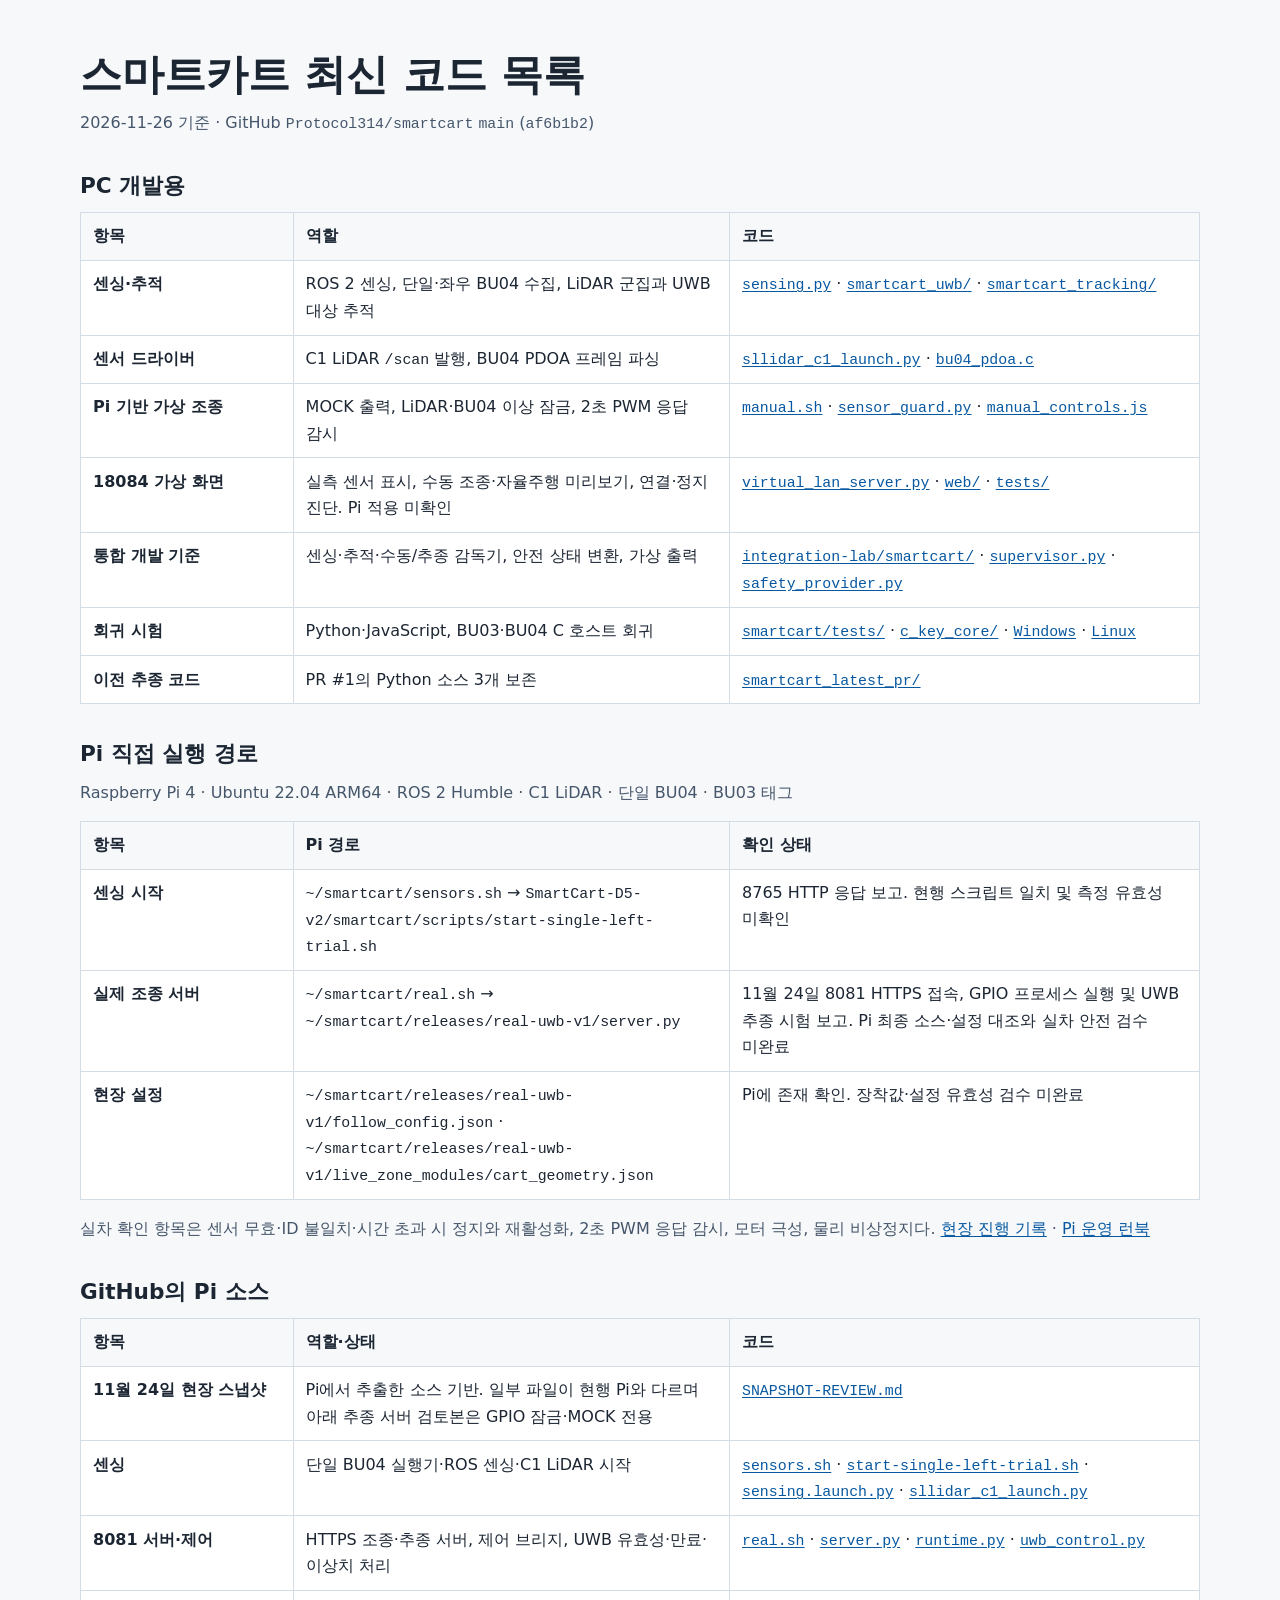
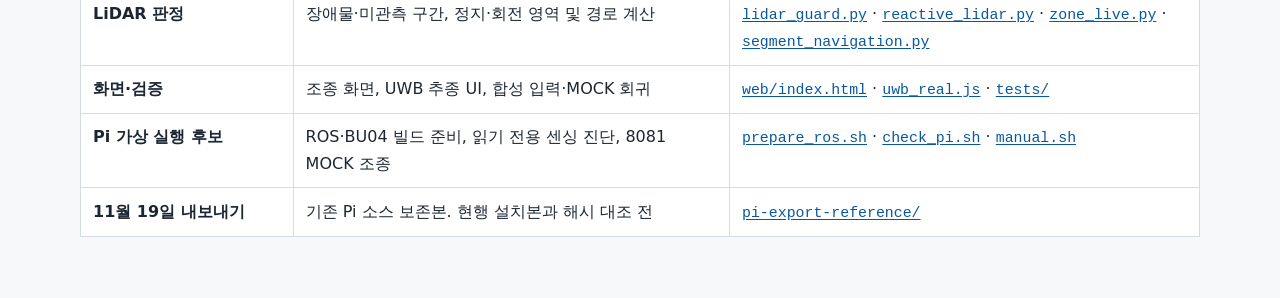
<file: listup/listup.html>
<!doctype html>
<html lang="ko">
<head>
  <meta charset="utf-8">
  <meta name="viewport" content="width=device-width, initial-scale=1">
  <title>스마트카트 최신 코드 목록</title>
  <style>
    :root {
      color-scheme: light dark;
      --background: #f6f8fa;
      --surface: #fff;
      --text: #1c2633;
      --muted: #46566a;
      --line: #d4dce5;
      --link: #0758a1;
    }
    @media (prefers-color-scheme: dark) {
      :root {
        --background: #111820;
        --surface: #19222e;
        --text: #e3ebf5;
        --muted: #b8c8da;
        --line: #3c4c61;
        --link: #8cc8ff;
      }
    }
    * { box-sizing: border-box; }
    body {
      margin: 0;
      background: var(--background);
      color: var(--text);
      font: 1rem / 1.65 system-ui, "Malgun Gothic", sans-serif;
      word-break: keep-all;
      overflow-wrap: anywhere;
    }
    main {
      width: min(100%, 76rem);
      margin-inline: auto;
      padding: clamp(1.25rem, 4vw, 3rem);
    }
    h1, h2 { line-height: 1.3; }
    h1 { margin: 0 0 .5rem; font-size: clamp(1.8rem, 5vw, 2.6rem); }
    h2 { margin: 2.2rem 0 .75rem; font-size: 1.35rem; }
    p { margin: 0 0 .9rem; color: var(--muted); }
    table {
      width: 100%;
      margin-bottom: 1rem;
      border-collapse: collapse;
      table-layout: fixed;
      background: var(--surface);
    }
    th, td {
      padding: .65rem .75rem;
      border: 1px solid var(--line);
      text-align: left;
      vertical-align: top;
    }
    th { background: var(--background); }
    th:first-child { width: 19%; }
    th:nth-child(2) { width: 39%; }
    td:first-child { font-weight: 600; }
    a { color: var(--link); text-underline-offset: .15em; }
    code { font-family: ui-monospace, Consolas, monospace; font-size: .93em; }
    @media (max-width: 40rem) {
      table { font-size: .875rem; }
      th, td { padding: .45rem; }
      th:first-child { width: 23%; }
    }
  </style>
</head>
<body>
<main>
<h1>스마트카트 최신 코드 목록</h1>
<p>2026-11-26 기준 · GitHub <code>Protocol314/smartcart</code> <code>main</code> (<code>af6b1b2</code>)</p>
<h2>PC 개발용</h2>
<table>
<thead>
<tr>
<th>항목</th>
<th>역할</th>
<th>코드</th>
</tr>
</thead>
<tbody>
<tr>
<td>센싱·추적</td>
<td>ROS 2 센싱, 단일·좌우 BU04 수집, LiDAR 군집과 UWB 대상 추적</td>
<td><a href="https://github.com/Protocol314/smartcart/blob/main/pc-development/SmartCart-D5-v2/smartcart/sensing.py"><code>sensing.py</code></a> · <a href="https://github.com/Protocol314/smartcart/tree/main/pc-development/SmartCart-D5-v2/smartcart/smartcart_uwb"><code>smartcart_uwb/</code></a> · <a href="https://github.com/Protocol314/smartcart/tree/main/pc-development/SmartCart-D5-v2/smartcart/smartcart_tracking"><code>smartcart_tracking/</code></a></td>
</tr>
<tr>
<td>센서 드라이버</td>
<td>C1 LiDAR <code>/scan</code> 발행, BU04 PDOA 프레임 파싱</td>
<td><a href="https://github.com/Protocol314/smartcart/blob/main/pc-development/smartcart_ws/src/sllidar_ros2/launch/sllidar_c1_launch.py"><code>sllidar_c1_launch.py</code></a> · <a href="https://github.com/Protocol314/smartcart/blob/main/pc-development/SmartCart-D5-v2/components/c_key_core/bu04_pdoa.c"><code>bu04_pdoa.c</code></a></td>
</tr>
<tr>
<td>Pi 기반 가상 조종</td>
<td>MOCK 출력, LiDAR·BU04 이상 잠금, 2초 PWM 응답 감시</td>
<td><a href="https://github.com/Protocol314/smartcart/blob/main/pc-development/manual.sh"><code>manual.sh</code></a> · <a href="https://github.com/Protocol314/smartcart/blob/main/pc-development/SmartCart_ManualDrive_180/smartcart/smartcart_motor/sensor_guard.py"><code>sensor_guard.py</code></a> · <a href="https://github.com/Protocol314/smartcart/blob/main/pc-development/SmartCart_ManualDrive_180/smartcart/web/js/manual_controls.js"><code>manual_controls.js</code></a></td>
</tr>
<tr>
<td>18084 가상 화면</td>
<td>실측 센서 표시, 수동 조종·자율주행 미리보기, 연결·정지 진단. Pi 적용 미확인</td>
<td><a href="https://github.com/Protocol314/smartcart/blob/main/pc-development/virtual-lab-18084/virtual_lan_server.py"><code>virtual_lan_server.py</code></a> · <a href="https://github.com/Protocol314/smartcart/tree/main/pc-development/virtual-lab-18084/web"><code>web/</code></a> · <a href="https://github.com/Protocol314/smartcart/tree/main/pc-development/virtual-lab-18084/tests"><code>tests/</code></a></td>
</tr>
<tr>
<td>통합 개발 기준</td>
<td>센싱·추적·수동/추종 감독기, 안전 상태 변환, 가상 출력</td>
<td><a href="https://github.com/Protocol314/smartcart/tree/main/pc-development/integration-lab/smartcart"><code>integration-lab/smartcart/</code></a> · <a href="https://github.com/Protocol314/smartcart/blob/main/pc-development/integration-lab/smartcart/smartcart_motor/supervisor.py"><code>supervisor.py</code></a> · <a href="https://github.com/Protocol314/smartcart/blob/main/pc-development/integration-lab/smartcart/smartcart_motor/safety_provider.py"><code>safety_provider.py</code></a></td>
</tr>
<tr>
<td>회귀 시험</td>
<td>Python·JavaScript, BU03·BU04 C 호스트 회귀</td>
<td><a href="https://github.com/Protocol314/smartcart/tree/main/pc-development/integration-lab/smartcart/tests"><code>smartcart/tests/</code></a> · <a href="https://github.com/Protocol314/smartcart/tree/main/pc-development/integration-lab/components/c_key_core"><code>c_key_core/</code></a> · <a href="https://github.com/Protocol314/smartcart/blob/main/pc-development/integration-lab/tests/run_host_tests.bat"><code>Windows</code></a> · <a href="https://github.com/Protocol314/smartcart/blob/main/pc-development/integration-lab/tests/run_host_tests.sh"><code>Linux</code></a></td>
</tr>
<tr>
<td>이전 추종 코드</td>
<td>PR #1의 Python 소스 3개 보존</td>
<td><a href="https://github.com/Protocol314/smartcart/tree/main/pc-development/contributions/smartcart_latest_pr"><code>smartcart_latest_pr/</code></a></td>
</tr>
</tbody>
</table>
<h2>Pi 직접 실행 경로</h2>
<p>Raspberry Pi 4 · Ubuntu 22.04 ARM64 · ROS 2 Humble · C1 LiDAR · 단일 BU04 · BU03 태그</p>
<table>
<thead>
<tr>
<th>항목</th>
<th>Pi 경로</th>
<th>확인 상태</th>
</tr>
</thead>
<tbody>
<tr>
<td>센싱 시작</td>
<td><code>~/smartcart/sensors.sh</code> → <code>SmartCart-D5-v2/smartcart/scripts/start-single-left-trial.sh</code></td>
<td>8765 HTTP 응답 보고. 현행 스크립트 일치 및 측정 유효성 미확인</td>
</tr>
<tr>
<td>실제 조종 서버</td>
<td><code>~/smartcart/real.sh</code> → <code>~/smartcart/releases/real-uwb-v1/server.py</code></td>
<td>11월 24일 8081 HTTPS 접속, GPIO 프로세스 실행 및 UWB 추종 시험 보고. Pi 최종 소스·설정 대조와 실차 안전 검수 미완료</td>
</tr>
<tr>
<td>현장 설정</td>
<td><code>~/smartcart/releases/real-uwb-v1/follow_config.json</code> · <code>~/smartcart/releases/real-uwb-v1/live_zone_modules/cart_geometry.json</code></td>
<td>Pi에 존재 확인. 장착값·설정 유효성 검수 미완료</td>
</tr>
</tbody>
</table>
<p>실차 확인 항목은 센서 무효·ID 불일치·시간 초과 시 정지와 재활성화, 2초 PWM 응답 감시, 모터 극성, 물리 비상정지다. <a href="https://github.com/Protocol314/smartcart/blob/main/SMARTCART_PROGRESS.md">현장 진행 기록</a> · <a href="https://github.com/Protocol314/smartcart/blob/main/runbook/Smart-Cart%20Raspberry%20Pi%204%20%EA%B8%B0%EB%B3%B8%20%EC%9A%B4%EC%98%81%20%EB%9F%B0%EB%B6%81.md">Pi 운영 런북</a></p>
<h2>GitHub의 Pi 소스</h2>
<table>
<thead>
<tr>
<th>항목</th>
<th>역할·상태</th>
<th>코드</th>
</tr>
</thead>
<tbody>
<tr>
<td>11월 24일 현장 스냅샷</td>
<td>Pi에서 추출한 소스 기반. 일부 파일이 현행 Pi와 다르며 아래 추종 서버 검토본은 GPIO 잠금·MOCK 전용</td>
<td><a href="https://github.com/Protocol314/smartcart/blob/main/pi-runtime/pi-field-snapshot/SNAPSHOT-REVIEW.md"><code>SNAPSHOT-REVIEW.md</code></a></td>
</tr>
<tr>
<td>센싱</td>
<td>단일 BU04 실행기·ROS 센싱·C1 LiDAR 시작</td>
<td><a href="https://github.com/Protocol314/smartcart/blob/main/pi-runtime/pi-field-snapshot/sensors.sh"><code>sensors.sh</code></a> · <a href="https://github.com/Protocol314/smartcart/blob/main/pi-runtime/pi-field-snapshot/SmartCart-D5-v2/smartcart/scripts/start-single-left-trial.sh"><code>start-single-left-trial.sh</code></a> · <a href="https://github.com/Protocol314/smartcart/blob/main/pi-runtime/pi-field-snapshot/SmartCart-D5-v2/smartcart/launch/sensing.launch.py"><code>sensing.launch.py</code></a> · <a href="https://github.com/Protocol314/smartcart/blob/main/pi-runtime/pi-field-snapshot/smartcart_ws/src/sllidar_ros2/launch/sllidar_c1_launch.py"><code>sllidar_c1_launch.py</code></a></td>
</tr>
<tr>
<td>8081 서버·제어</td>
<td>HTTPS 조종·추종 서버, 제어 브리지, UWB 유효성·만료·이상치 처리</td>
<td><a href="https://github.com/Protocol314/smartcart/blob/main/pi-runtime/pi-field-snapshot/real.sh"><code>real.sh</code></a> · <a href="https://github.com/Protocol314/smartcart/blob/main/pi-runtime/pi-field-snapshot/releases/real-uwb-v1/server.py"><code>server.py</code></a> · <a href="https://github.com/Protocol314/smartcart/blob/main/pi-runtime/pi-field-snapshot/releases/real-uwb-v1/runtime.py"><code>runtime.py</code></a> · <a href="https://github.com/Protocol314/smartcart/blob/main/pi-runtime/pi-field-snapshot/releases/real-uwb-v1/uwb_control.py"><code>uwb_control.py</code></a></td>
</tr>
<tr>
<td>LiDAR 판정</td>
<td>장애물·미관측 구간, 정지·회전 영역 및 경로 계산</td>
<td><a href="https://github.com/Protocol314/smartcart/blob/main/pi-runtime/pi-field-snapshot/releases/real-uwb-v1/lidar_guard.py"><code>lidar_guard.py</code></a> · <a href="https://github.com/Protocol314/smartcart/blob/main/pi-runtime/pi-field-snapshot/releases/real-uwb-v1/reactive_lidar.py"><code>reactive_lidar.py</code></a> · <a href="https://github.com/Protocol314/smartcart/blob/main/pi-runtime/pi-field-snapshot/releases/real-uwb-v1/zone_live.py"><code>zone_live.py</code></a> · <a href="https://github.com/Protocol314/smartcart/blob/main/pi-runtime/pi-field-snapshot/releases/real-uwb-v1/segment_navigation.py"><code>segment_navigation.py</code></a></td>
</tr>
<tr>
<td>화면·검증</td>
<td>조종 화면, UWB 추종 UI, 합성 입력·MOCK 회귀</td>
<td><a href="https://github.com/Protocol314/smartcart/blob/main/pi-runtime/pi-field-snapshot/releases/real-uwb-v1/web/index.html"><code>web/index.html</code></a> · <a href="https://github.com/Protocol314/smartcart/blob/main/pi-runtime/pi-field-snapshot/releases/real-uwb-v1/web/js/uwb_real.js"><code>uwb_real.js</code></a> · <a href="https://github.com/Protocol314/smartcart/tree/main/pi-runtime/pi-field-snapshot/releases/real-uwb-v1/tests"><code>tests/</code></a></td>
</tr>
<tr>
<td>Pi 가상 실행 후보</td>
<td>ROS·BU04 빌드 준비, 읽기 전용 센싱 진단, 8081 MOCK 조종</td>
<td><a href="https://github.com/Protocol314/smartcart/blob/main/pi-runtime/prepare_ros.sh"><code>prepare_ros.sh</code></a> · <a href="https://github.com/Protocol314/smartcart/blob/main/pi-runtime/check_pi.sh"><code>check_pi.sh</code></a> · <a href="https://github.com/Protocol314/smartcart/blob/main/pi-runtime/manual.sh"><code>manual.sh</code></a></td>
</tr>
<tr>
<td>11월 19일 내보내기</td>
<td>기존 Pi 소스 보존본. 현행 설치본과 해시 대조 전</td>
<td><a href="https://github.com/Protocol314/smartcart/tree/main/pi-runtime/pi-export-reference"><code>pi-export-reference/</code></a></td>
</tr>
</tbody>
</table>
</main>
</body>
</html>
</file>
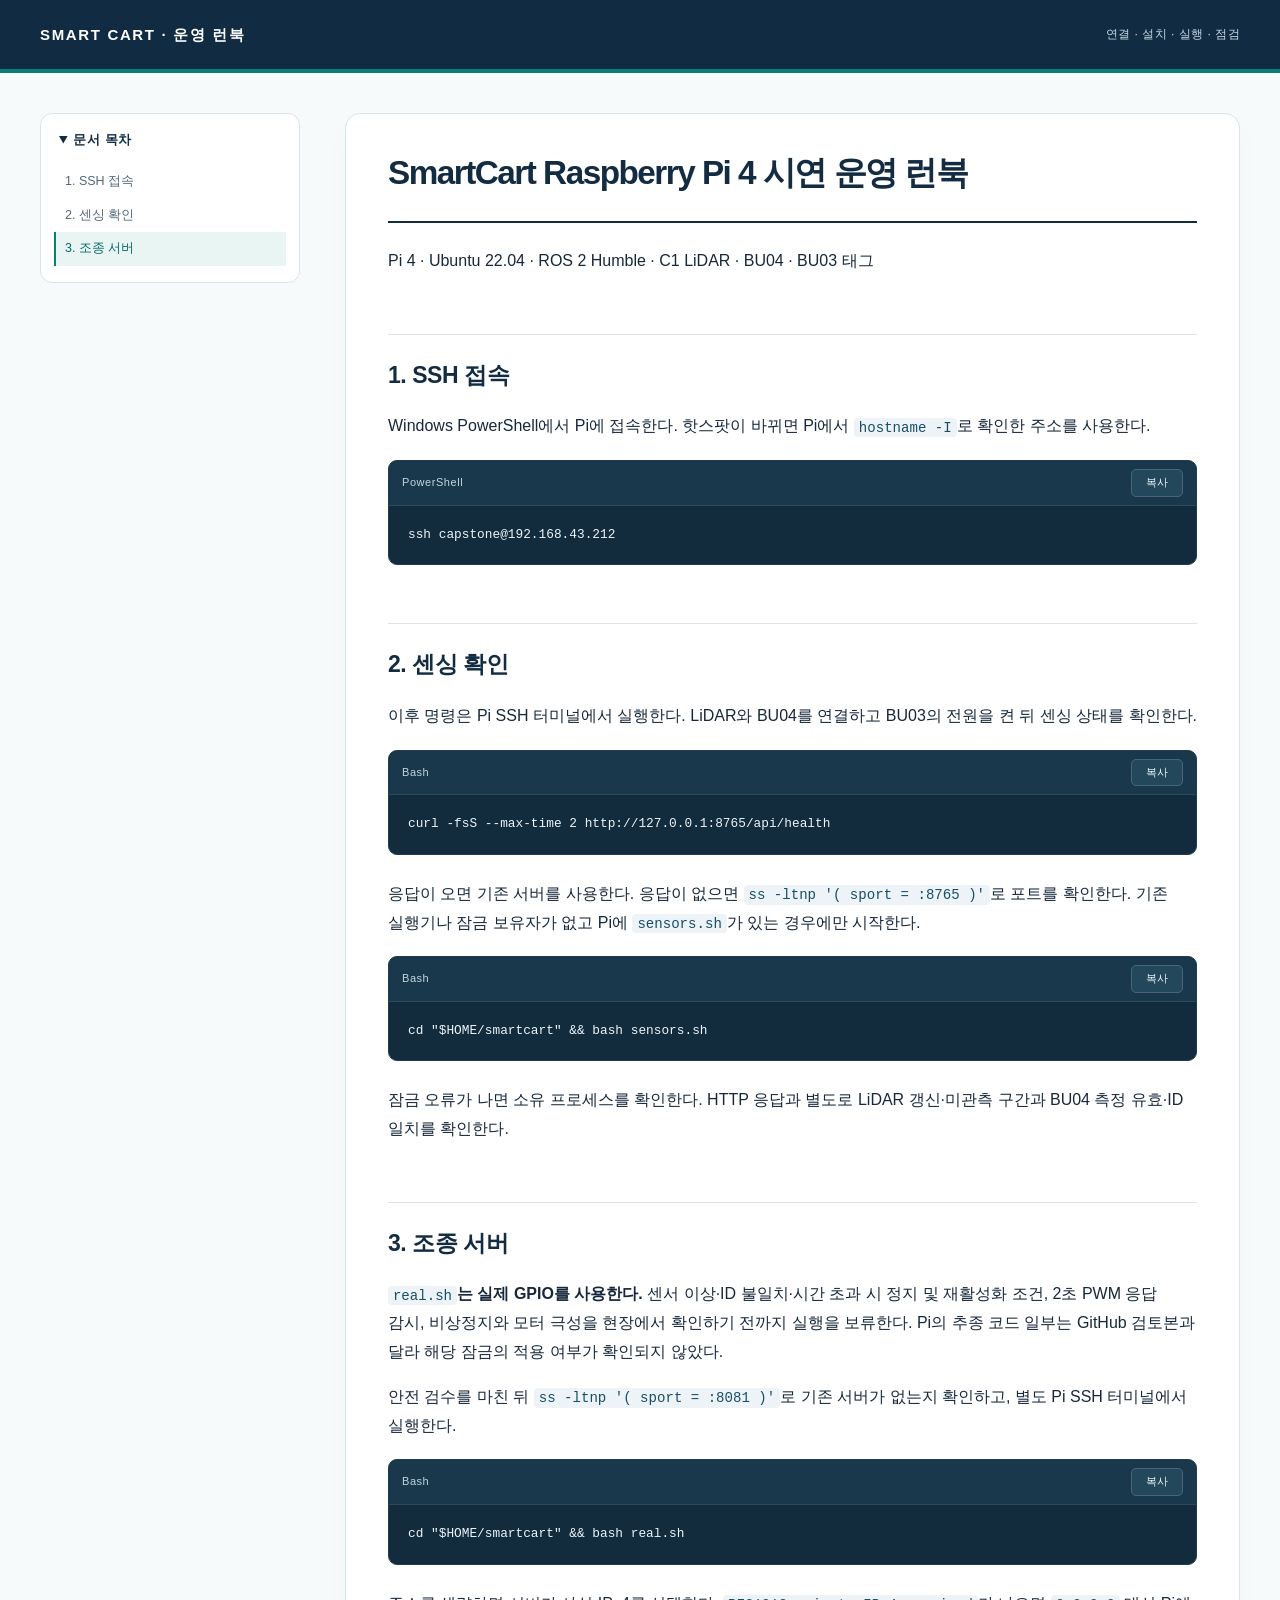
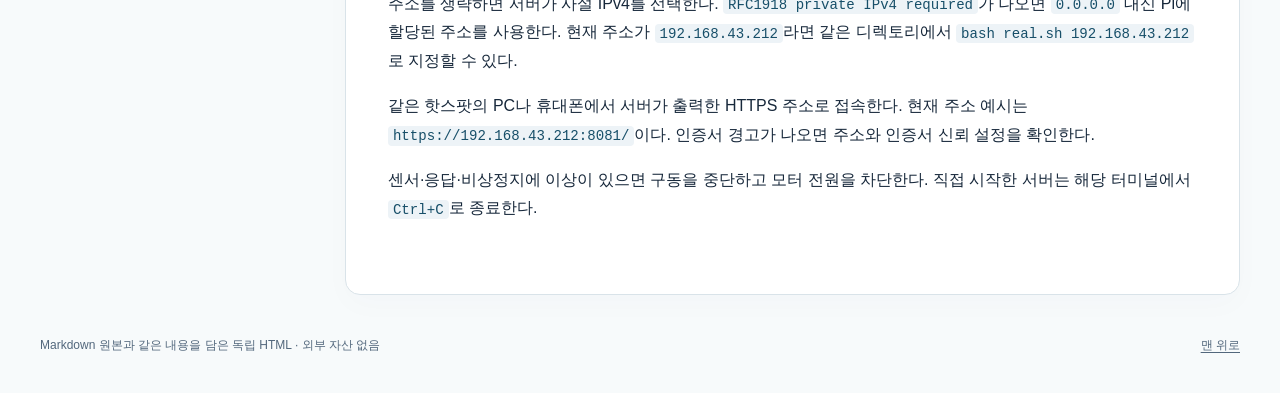
<file: runbook/Smart-Cart Raspberry Pi 4 기본 운영 런북.html>
<!doctype html>
<html lang="ko">
<head>
<meta charset="utf-8">
<meta name="viewport" content="width=device-width, initial-scale=1">
<meta name="referrer" content="no-referrer">
<meta name="source-sha256" content="eb8cd63458af521796dd84b08300e6ea5f5d790c3b1f8527c210243ea4bc63ed">
<title>SmartCart Raspberry Pi 4 시연 운영 런북</title>
<style>
:root{color-scheme:light;--ink:#17283b;--muted:#52677c;--accent:#087d79;--line:#d9e3e9;--soft:#f1f6f8;--navy:#102b42;--code:#122b3d}
*{box-sizing:border-box}html{scroll-behavior:smooth;scroll-padding-top:24px}body{margin:0;background:#f7fafb;color:var(--ink);font:16px/1.8 -apple-system,BlinkMacSystemFont,"Segoe UI","Noto Sans KR",Arial,sans-serif;word-break:keep-all;overflow-wrap:anywhere}a{color:#066b78;text-underline-offset:3px}a:hover{color:#004856}button,summary{font:inherit}button{cursor:pointer}a:focus-visible,button:focus-visible,summary:focus-visible,pre:focus-visible,.table-wrap:focus-visible{outline:3px solid #ea9d22;outline-offset:4px}.skip{position:absolute;left:16px;top:-80px;background:white;padding:8px 18px;z-index:10}.skip:focus{top:8px}.masthead{background:var(--navy);color:#fff;border-bottom:4px solid var(--accent)}.masthead-inner{max-width:1520px;margin:auto;padding:21px 40px;display:flex;justify-content:space-between;gap:20px;align-items:center}.brand{font-size:15px;font-weight:750;letter-spacing:.11em}.masthead-note{font-size:12px;letter-spacing:.04em;color:#c8d9e5}.layout{max-width:1520px;display:grid;grid-template-columns:260px minmax(0,1fr);gap:45px;margin:0 auto;padding:40px}.sidebar{min-width:0}.toc-shell{position:sticky;top:24px;border:1px solid var(--line);border-radius:12px;background:#fff;overflow:hidden}.toc-shell summary{padding:14px 18px;font-size:13px;font-weight:750;letter-spacing:.06em;color:var(--navy);cursor:pointer}.toc-shell nav{max-height:calc(100vh - 125px);overflow:auto;padding:0 13px 16px}.toc-shell a{display:block;text-decoration:none;color:var(--muted);font-size:12.5px;line-height:1.55;padding:7px 9px;border-left:2px solid transparent}.toc-shell a.level-3{padding-left:21px;font-size:11.5px}.toc-shell a:hover,.toc-shell a.active{color:#046c68;background:#e9f5f3;border-left-color:var(--accent)}main{min-width:0;background:#fff;border:1px solid var(--line);border-radius:15px;padding:35px 42px 55px;box-shadow:0 10px 30px #16314d05}h1,h2,h3,h4{color:#132c41;line-height:1.45;overflow-wrap:anywhere}h1{font-size:clamp(27px,2.6vw,38px);letter-spacing:-.045em;margin:0 0 24px;padding-bottom:24px;border-bottom:2px solid var(--navy)}h2{font-size:23px;margin:58px 0 20px;padding-top:24px;border-top:1px solid var(--line);letter-spacing:-.02em}h3{font-size:18px;margin:35px 0 13px}h4{font-size:16px;margin:25px 0 10px}p{margin:11px 0 16px}blockquote{background:#eaf5f3;border-left:4px solid var(--accent);border-radius:0 9px 9px 0;padding:13px 19px;margin:22px 0;font-size:14px}blockquote p{margin:3px 0}ul,ol{padding-left:24px;margin:12px 0 19px}li{padding-left:3px;margin:7px 0}li p{margin:3px 0}li>ul,li>ol{margin:8px 0}.check-item{list-style:none;position:relative}.check-item>input{position:absolute;left:-23px;top:8px;accent-color:var(--accent)}.table-wrap{max-width:100%;overflow-x:auto;border:1px solid var(--line);border-radius:9px;margin:19px 0 25px}table{width:100%;border-collapse:collapse;font-size:13px;line-height:1.7}th,td{padding:12px 14px;border-bottom:1px solid var(--line);text-align:left;vertical-align:top}th{background:#edf3f6;color:#1a3c53;font-weight:700;white-space:nowrap}td+td,th+th{border-left:1px solid #e4ebef}tbody tr:last-child td{border-bottom:0}tbody tr:nth-child(even){background:#fbfcfd}code{font: .88em/1.7 Consolas,"Cascadia Code","D2Coding",monospace;word-break:normal;background:#edf3f7;color:#174f69;padding:.13em .35em;border-radius:4px}td code{overflow-wrap:anywhere;white-space:normal}.code-block{margin:19px 0 25px;border:1px solid #203d50;border-radius:9px;overflow:hidden;background:var(--code)}.code-toolbar{display:flex;align-items:center;justify-content:space-between;gap:15px;padding:8px 13px;background:#19384c;color:#c1d5e0;font-size:11px;letter-spacing:.05em;border-bottom:1px solid #294b5c}.copy-btn{border:1px solid #496778;border-radius:5px;color:#eaf5f7;background:#23475b;padding:3px 11px;font-size:11px;min-width:52px}.copy-btn:hover{background:#2e5a70}pre{margin:0;padding:18px 19px;overflow:auto;tab-size:4;color:#ecf5fa;font-size:12.8px;line-height:1.75}pre code{display:block;background:none;color:inherit;padding:0;border-radius:0;white-space:pre;overflow-wrap:normal;font-size:inherit;line-height:inherit}.language-text{color:#b9e1db}hr{border:0;border-top:1px solid var(--line);margin:34px 0}.page-footer{max-width:1520px;margin:0 auto;padding:0 40px 35px;color:var(--muted);font-size:12px;display:flex;justify-content:space-between;gap:15px}.page-footer a{color:var(--muted)}.sr-only{position:absolute;width:1px;height:1px;padding:0;overflow:hidden;clip:rect(0,0,0,0);white-space:nowrap;border:0}@media(min-width:1600px){.layout{grid-template-columns:280px minmax(0,1fr);gap:55px}}@media(max-width:1050px){.layout{grid-template-columns:220px minmax(0,1fr);padding:28px;gap:25px}main{padding:28px}body{font-size:15px}.masthead-inner{padding:18px 28px}}@media(max-width:820px){.layout{display:block;padding:18px 16px}.sidebar{margin-bottom:18px}.toc-shell{position:static}.toc-shell nav{max-height:42vh}.masthead-inner{padding:15px 20px}.masthead-note{display:none}main{padding:24px 20px;border-radius:10px}h1{font-size:26px}h2{font-size:21px;margin-top:43px;padding-top:21px}h3{font-size:18px}pre{padding:15px;font-size:11.8px}.page-footer{padding:8px 20px 28px;display:block}.table-wrap{margin-left:0;margin-right:0}th,td{padding:10px 11px}table{min-width:510px;font-size:12px}blockquote{padding:11px 14px;font-size:13px}}@media(prefers-reduced-motion:reduce){html{scroll-behavior:auto}}@media print{@page{margin:16mm}body{background:#fff;font-size:10pt;line-height:1.6}.masthead,.sidebar,.copy-btn,.page-footer,.skip{display:none}.layout{display:block;padding:0;max-width:none}main{padding:0;border:0;box-shadow:none;border-radius:0}h1{font-size:24pt}h2{font-size:16pt;margin-top:26pt;break-after:avoid}h3,h4{break-after:avoid}.code-block{break-inside:avoid;background:#f4f6f8;border-color:#b7c4ce}.code-toolbar{background:#e8edf1;color:#102b42;border-color:#c4cdd5}pre{white-space:pre-wrap;font-size:8pt;color:#17283b;overflow:visible}pre code{white-space:pre-wrap;overflow-wrap:anywhere;color:#17283b}.table-wrap{overflow:visible;border-color:#bfcbd4}table{min-width:0;font-size:8.5pt}thead{display:table-header-group}tr{break-inside:avoid}blockquote{break-inside:avoid}a{color:inherit;text-decoration:underline}h1,h2,h3,h4{scroll-margin-top:0}}
</style>
</head>
<body>
<a class="skip" href="#main">본문으로 이동</a>
<header class="masthead" id="top"><div class="masthead-inner"><div class="brand">SMART CART · 운영 런북</div><div class="masthead-note">연결 · 설치 · 실행 · 점검</div></div></header>
<div class="layout"><aside class="sidebar"><details class="toc-shell" open><summary>문서 목차</summary><nav aria-label="문서 목차"><a class="level-2" href="#1-ssh-접속">1. SSH 접속</a>
<a class="level-2" href="#2-센싱-확인">2. 센싱 확인</a>
<a class="level-2" href="#3-조종-서버">3. 조종 서버</a></nav></details></aside><main id="main">
<h1 id="smartcart-raspberry-pi-4-시연-운영-런북">SmartCart Raspberry Pi 4 시연 운영 런북</h1>
<p>Pi 4 · Ubuntu 22.04 · ROS 2 Humble · C1 LiDAR · BU04 · BU03 태그</p>
<h2 id="1-ssh-접속">1. SSH 접속</h2>
<p>Windows PowerShell에서 Pi에 접속한다. 핫스팟이 바뀌면 Pi에서 <code>hostname -I</code>로 확인한 주소를 사용한다.</p>
<div class="code-block"><div class="code-toolbar"><span>PowerShell</span><button type="button" class="copy-btn" data-code="code-1" aria-label="PowerShell 코드 복사">복사</button></div><pre tabindex="0"><code id="code-1" class="language-powershell">ssh capstone@192.168.43.212
</code></pre></div>
<h2 id="2-센싱-확인">2. 센싱 확인</h2>
<p>이후 명령은 Pi SSH 터미널에서 실행한다. LiDAR와 BU04를 연결하고 BU03의 전원을 켠 뒤 센싱 상태를 확인한다.</p>
<div class="code-block"><div class="code-toolbar"><span>Bash</span><button type="button" class="copy-btn" data-code="code-2" aria-label="Bash 코드 복사">복사</button></div><pre tabindex="0"><code id="code-2" class="language-bash">curl -fsS --max-time 2 http://127.0.0.1:8765/api/health
</code></pre></div>
<p>응답이 오면 기존 서버를 사용한다. 응답이 없으면 <code>ss -ltnp '( sport = :8765 )'</code>로 포트를 확인한다. 기존 실행기나 잠금 보유자가 없고 Pi에 <code>sensors.sh</code>가 있는 경우에만 시작한다.</p>
<div class="code-block"><div class="code-toolbar"><span>Bash</span><button type="button" class="copy-btn" data-code="code-3" aria-label="Bash 코드 복사">복사</button></div><pre tabindex="0"><code id="code-3" class="language-bash">cd "$HOME/smartcart" &amp;&amp; bash sensors.sh
</code></pre></div>
<p>잠금 오류가 나면 소유 프로세스를 확인한다. HTTP 응답과 별도로 LiDAR 갱신·미관측 구간과 BU04 측정 유효·ID 일치를 확인한다.</p>
<h2 id="3-조종-서버">3. 조종 서버</h2>
<p><strong><code>real.sh</code>는 실제 GPIO를 사용한다.</strong> 센서 이상·ID 불일치·시간 초과 시 정지 및 재활성화 조건, 2초 PWM 응답 감시, 비상정지와 모터 극성을 현장에서 확인하기 전까지 실행을 보류한다. Pi의 추종 코드 일부는 GitHub 검토본과 달라 해당 잠금의 적용 여부가 확인되지 않았다.</p>
<p>안전 검수를 마친 뒤 <code>ss -ltnp '( sport = :8081 )'</code>로 기존 서버가 없는지 확인하고, 별도 Pi SSH 터미널에서 실행한다.</p>
<div class="code-block"><div class="code-toolbar"><span>Bash</span><button type="button" class="copy-btn" data-code="code-4" aria-label="Bash 코드 복사">복사</button></div><pre tabindex="0"><code id="code-4" class="language-bash">cd "$HOME/smartcart" &amp;&amp; bash real.sh
</code></pre></div>
<p>주소를 생략하면 서버가 사설 IPv4를 선택한다. <code>RFC1918 private IPv4 required</code>가 나오면 <code>0.0.0.0</code> 대신 Pi에 할당된 주소를 사용한다. 현재 주소가 <code>192.168.43.212</code>라면 같은 디렉토리에서 <code>bash real.sh 192.168.43.212</code>로 지정할 수 있다.</p>
<p>같은 핫스팟의 PC나 휴대폰에서 서버가 출력한 HTTPS 주소로 접속한다. 현재 주소 예시는 <code>https://192.168.43.212:8081/</code>이다. 인증서 경고가 나오면 주소와 인증서 신뢰 설정을 확인한다.</p>
<p>센서·응답·비상정지에 이상이 있으면 구동을 중단하고 모터 전원을 차단한다. 직접 시작한 서버는 해당 터미널에서 <code>Ctrl+C</code>로 종료한다.</p>
</main></div><footer class="page-footer"><span>Markdown 원본과 같은 내용을 담은 독립 HTML · 외부 자산 없음</span><a href="#top">맨 위로</a></footer><span class="sr-only" id="copy-status" aria-live="polite"></span>
<script>
(() => {
  'use strict';
  const status = document.getElementById('copy-status');
  const fallback = (value) => {
    const field = document.createElement('textarea');
    field.value = value;
    field.setAttribute('readonly', '');
    field.style.position = 'fixed';
    field.style.left = '-9999px';
    document.body.appendChild(field);
    field.select();
    let copied = false;
    try { copied = document.execCommand('copy'); } finally { field.remove(); }
    if (!copied) throw new Error('복사할 수 없습니다');
  };
  document.querySelectorAll('.copy-btn').forEach((button) => {
    button.addEventListener('click', async () => {
      const code = document.getElementById(button.dataset.code);
      if (!code) return;
      button.disabled = true;
      try {
        if (navigator.clipboard && window.isSecureContext) {
          try { await navigator.clipboard.writeText(code.textContent); }
          catch (_) { fallback(code.textContent); }
        } else { fallback(code.textContent); }
        button.textContent = '복사됨';
        status.textContent = '코드를 복사했습니다.';
      } catch (_) {
        button.textContent = '직접 선택';
        status.textContent = '코드를 선택해 복사하십시오.';
      } finally {
        button.disabled = false;
        button.focus({preventScroll: true});
        window.setTimeout(() => { button.textContent = '복사'; }, 1800);
      }
    });
  });
  const contents = document.querySelector('.toc-shell');
  if (window.matchMedia('(max-width: 820px)').matches) contents.removeAttribute('open');
  if ('IntersectionObserver' in window) {
    const links = [...document.querySelectorAll('.toc-shell a')];
    const observer = new IntersectionObserver((entries) => {
      entries.forEach((entry) => {
        if (!entry.isIntersecting) return;
        links.forEach((link) => link.classList.toggle('active', link.hash === '#' + encodeURIComponent(entry.target.id)
          || decodeURIComponent(link.hash.slice(1)) === entry.target.id));
      });
    }, {rootMargin: '-8% 0px -70% 0px'});
    document.querySelectorAll('main h2, main h3').forEach((heading) => observer.observe(heading));
  }
})();
</script>
</body>
</html>
</file>
